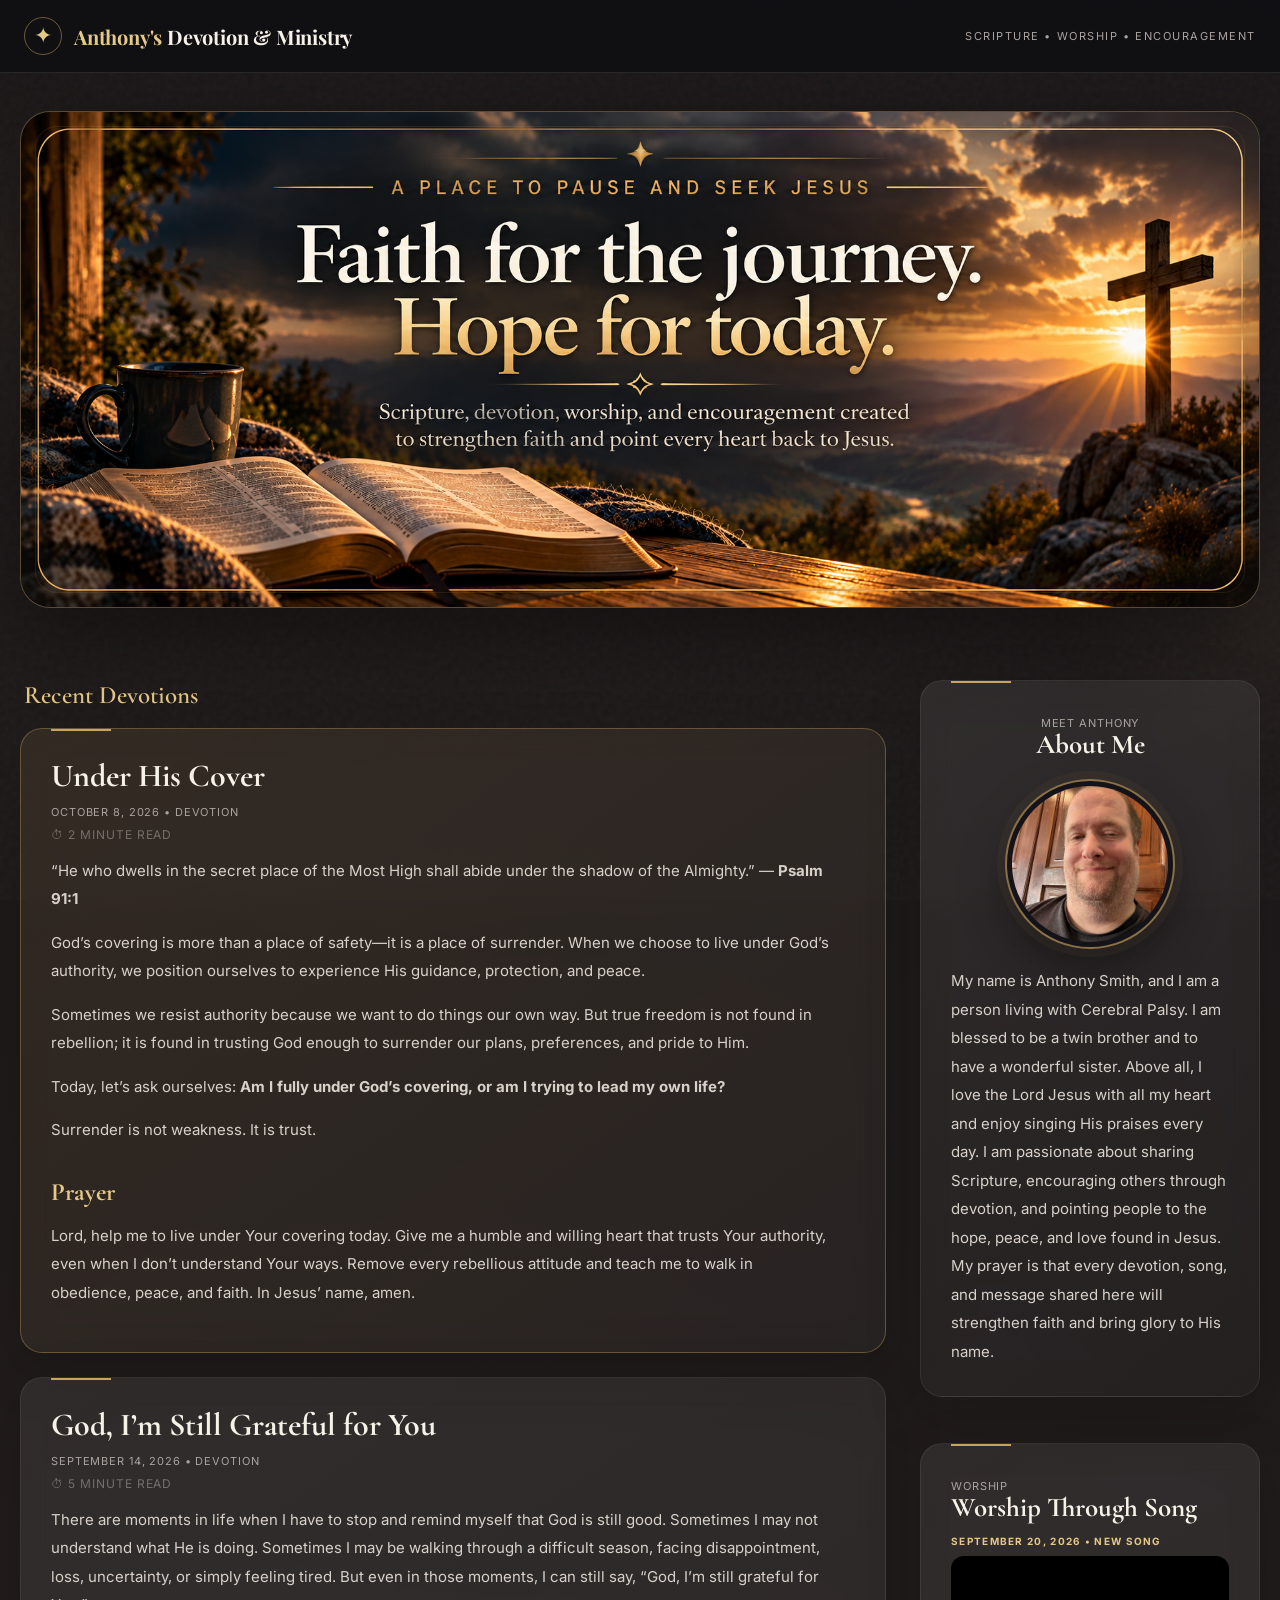
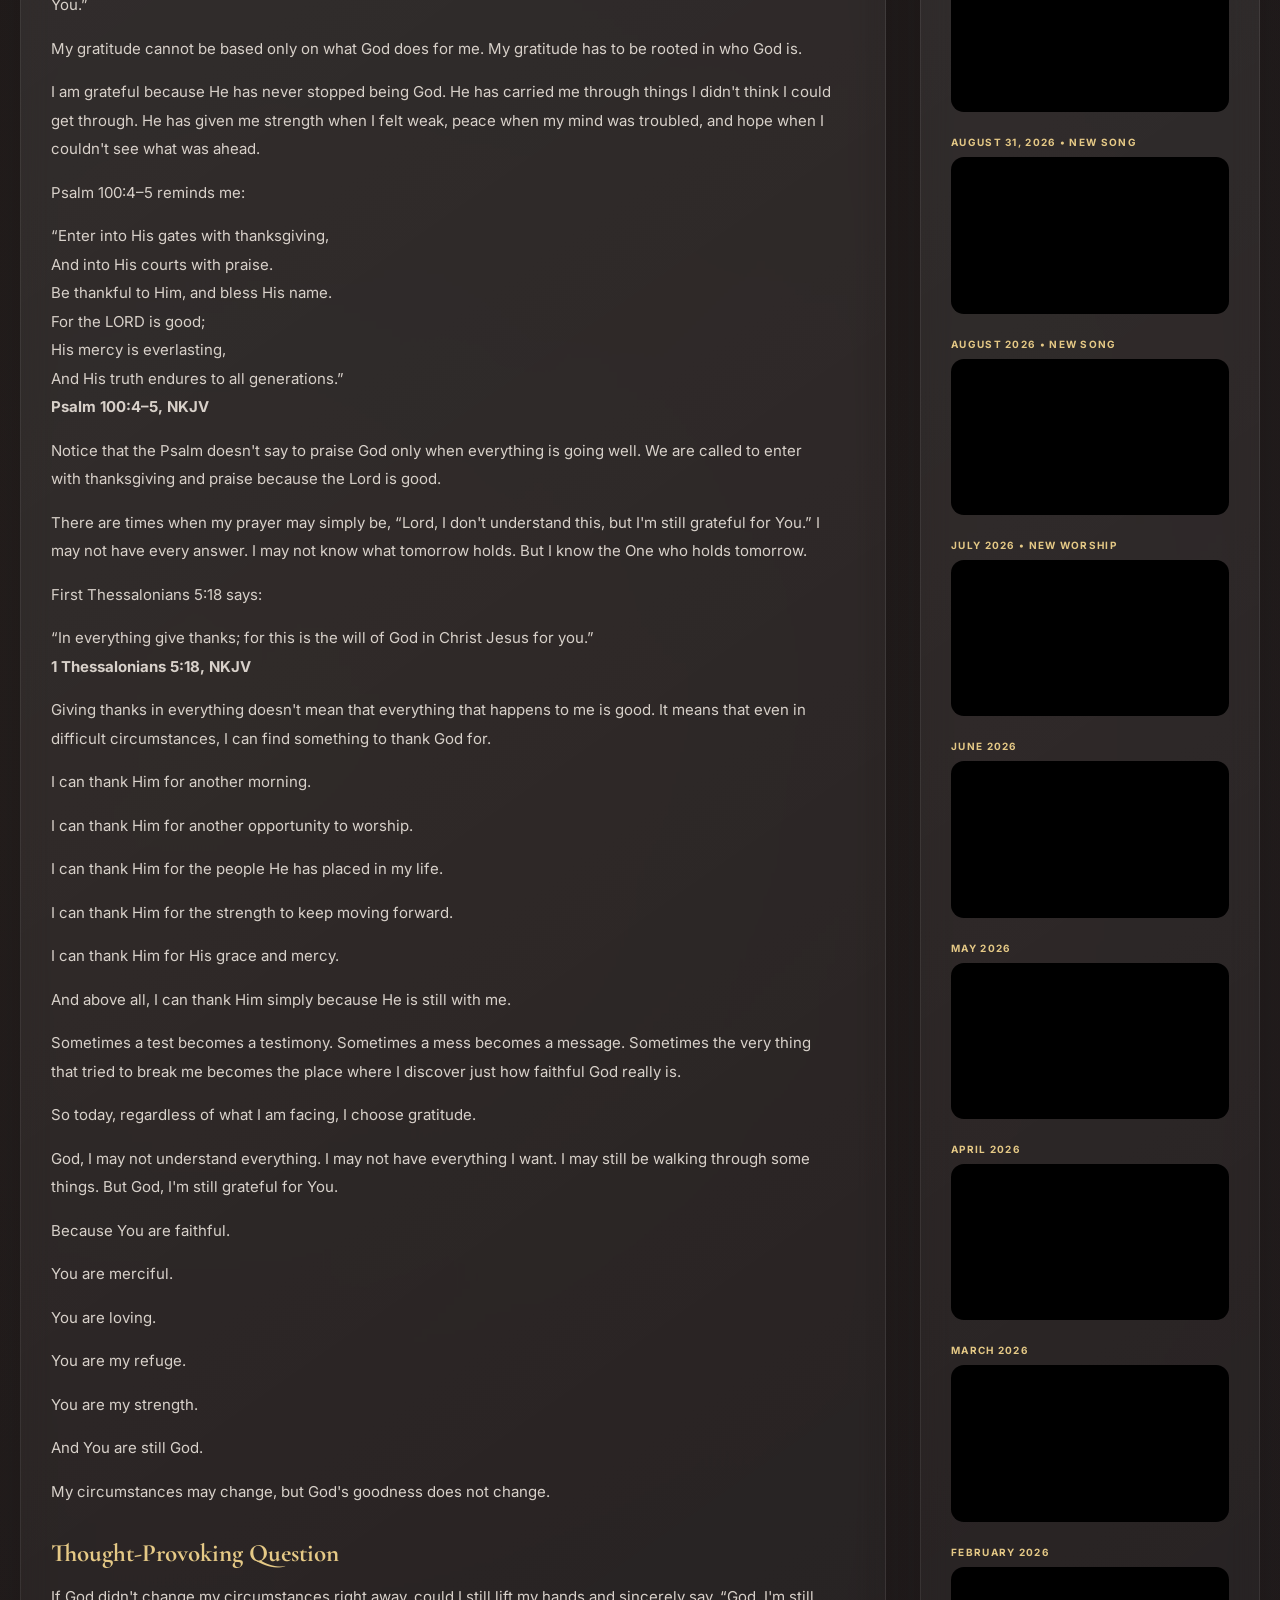
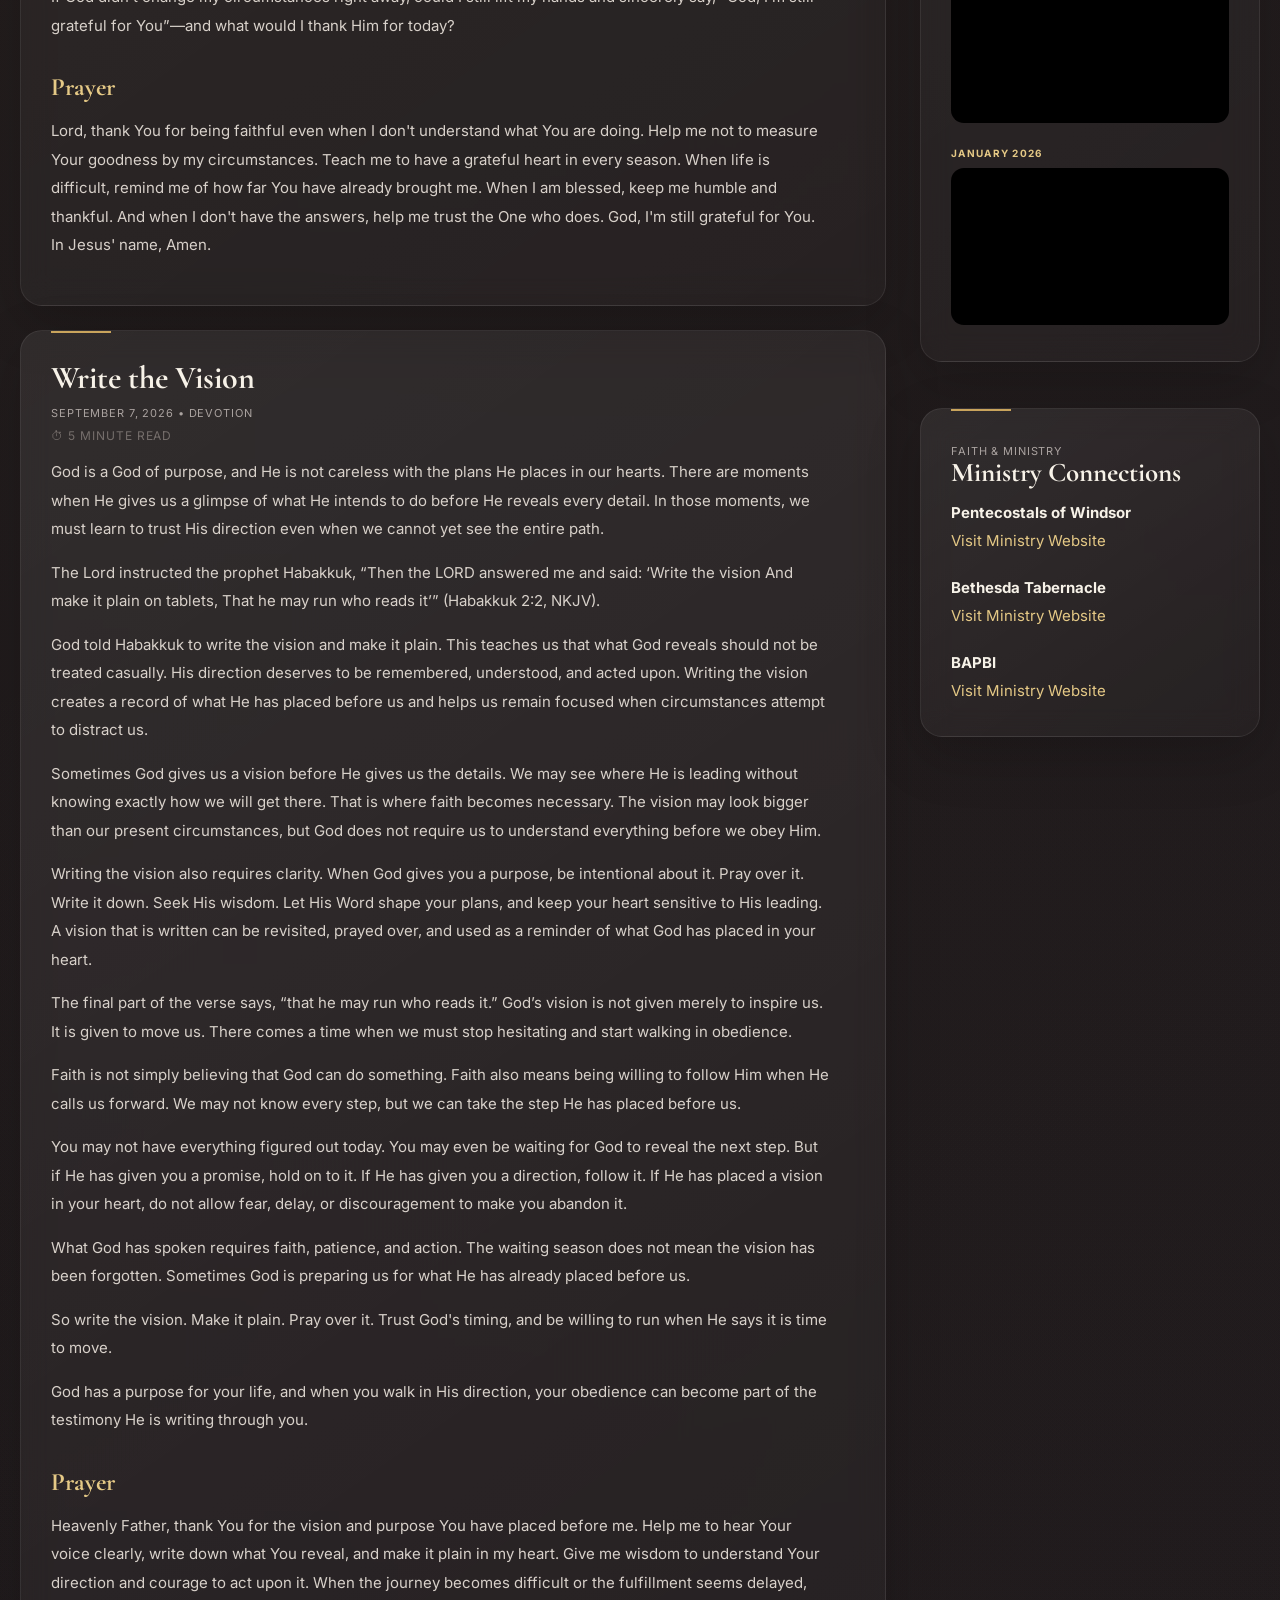
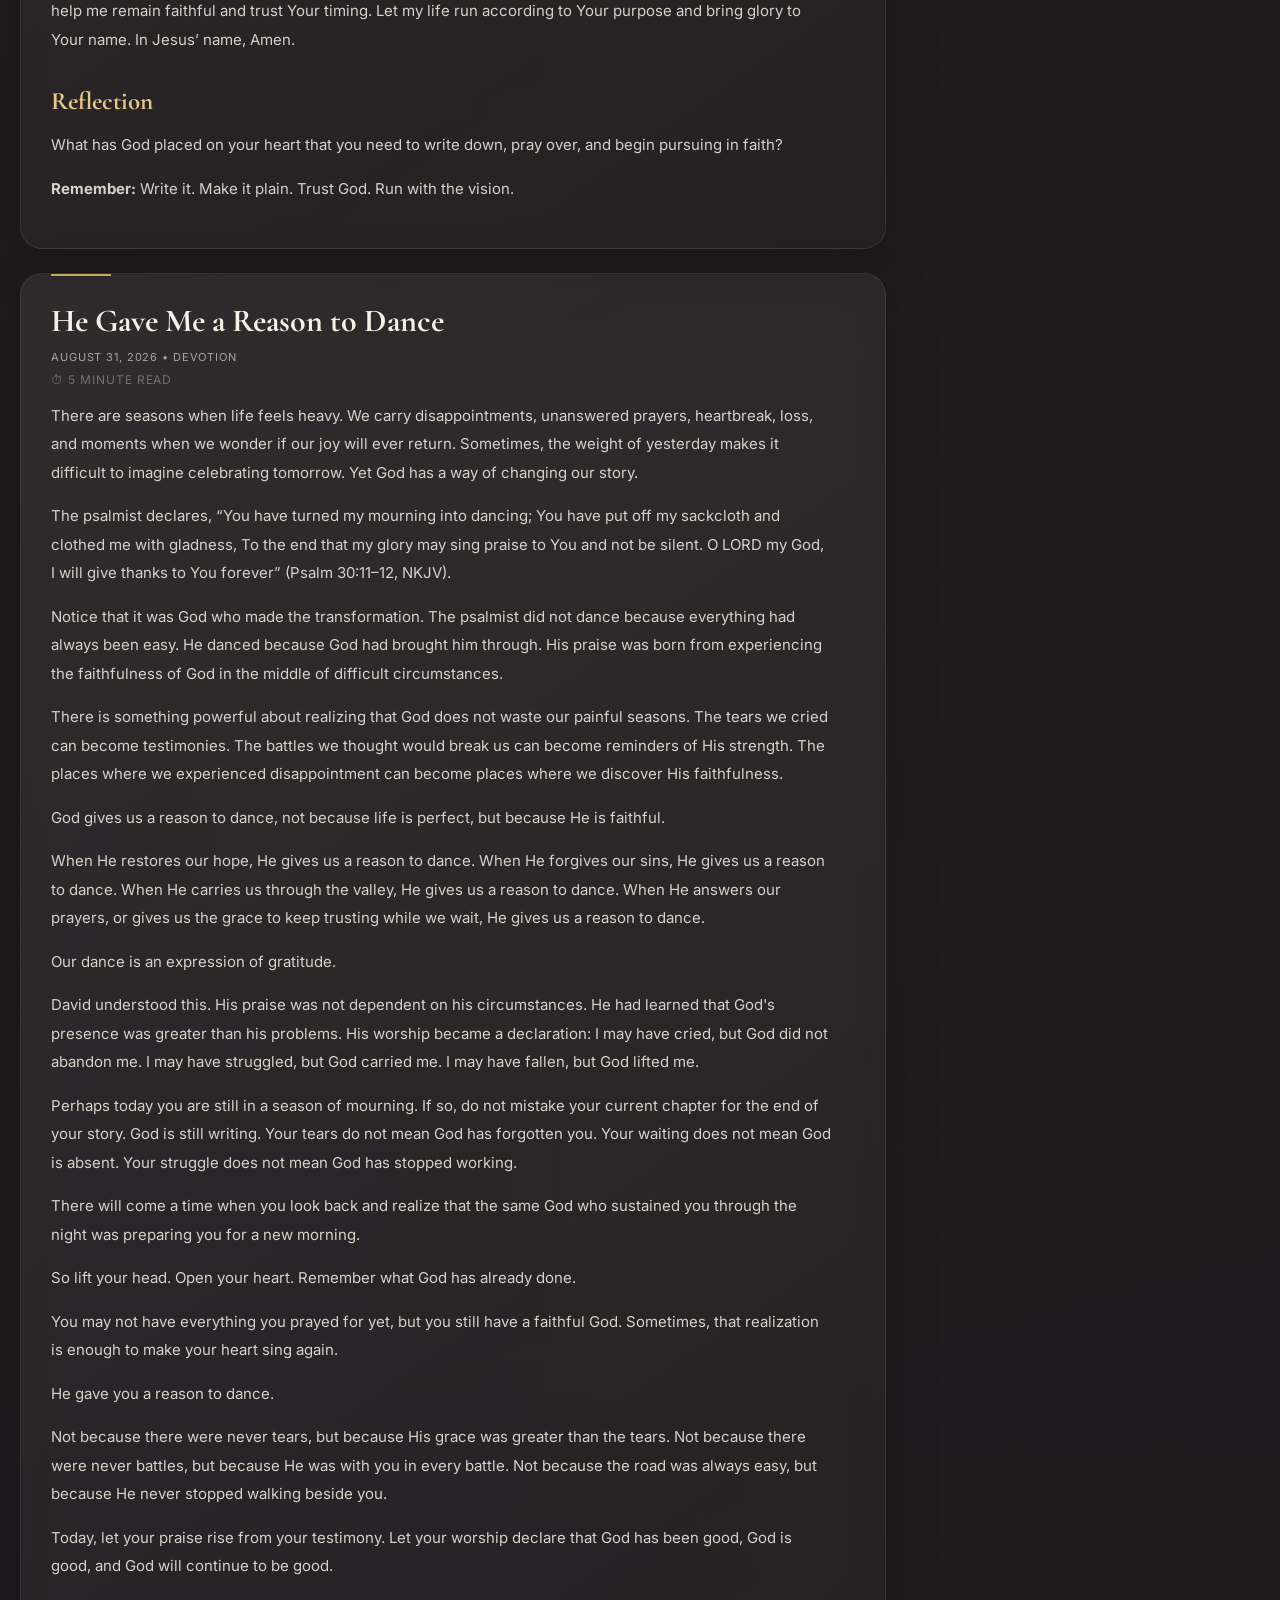
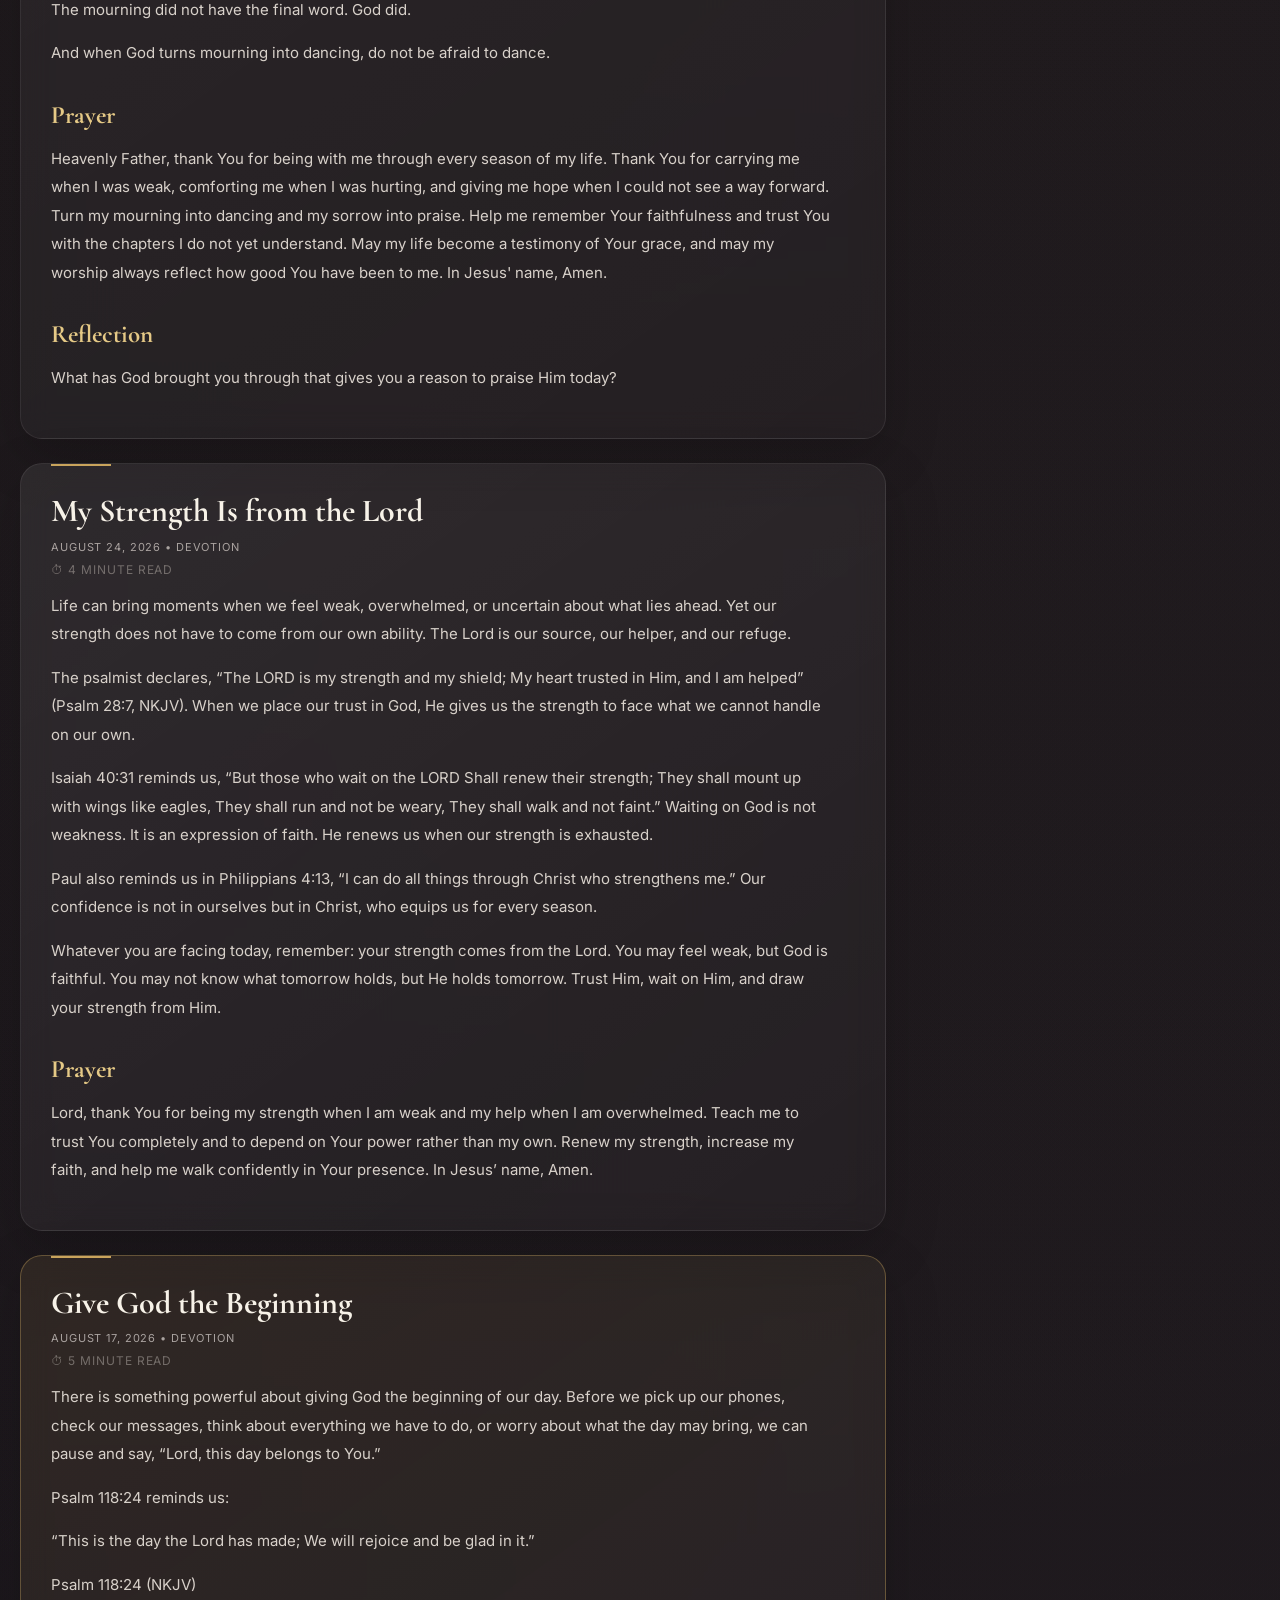
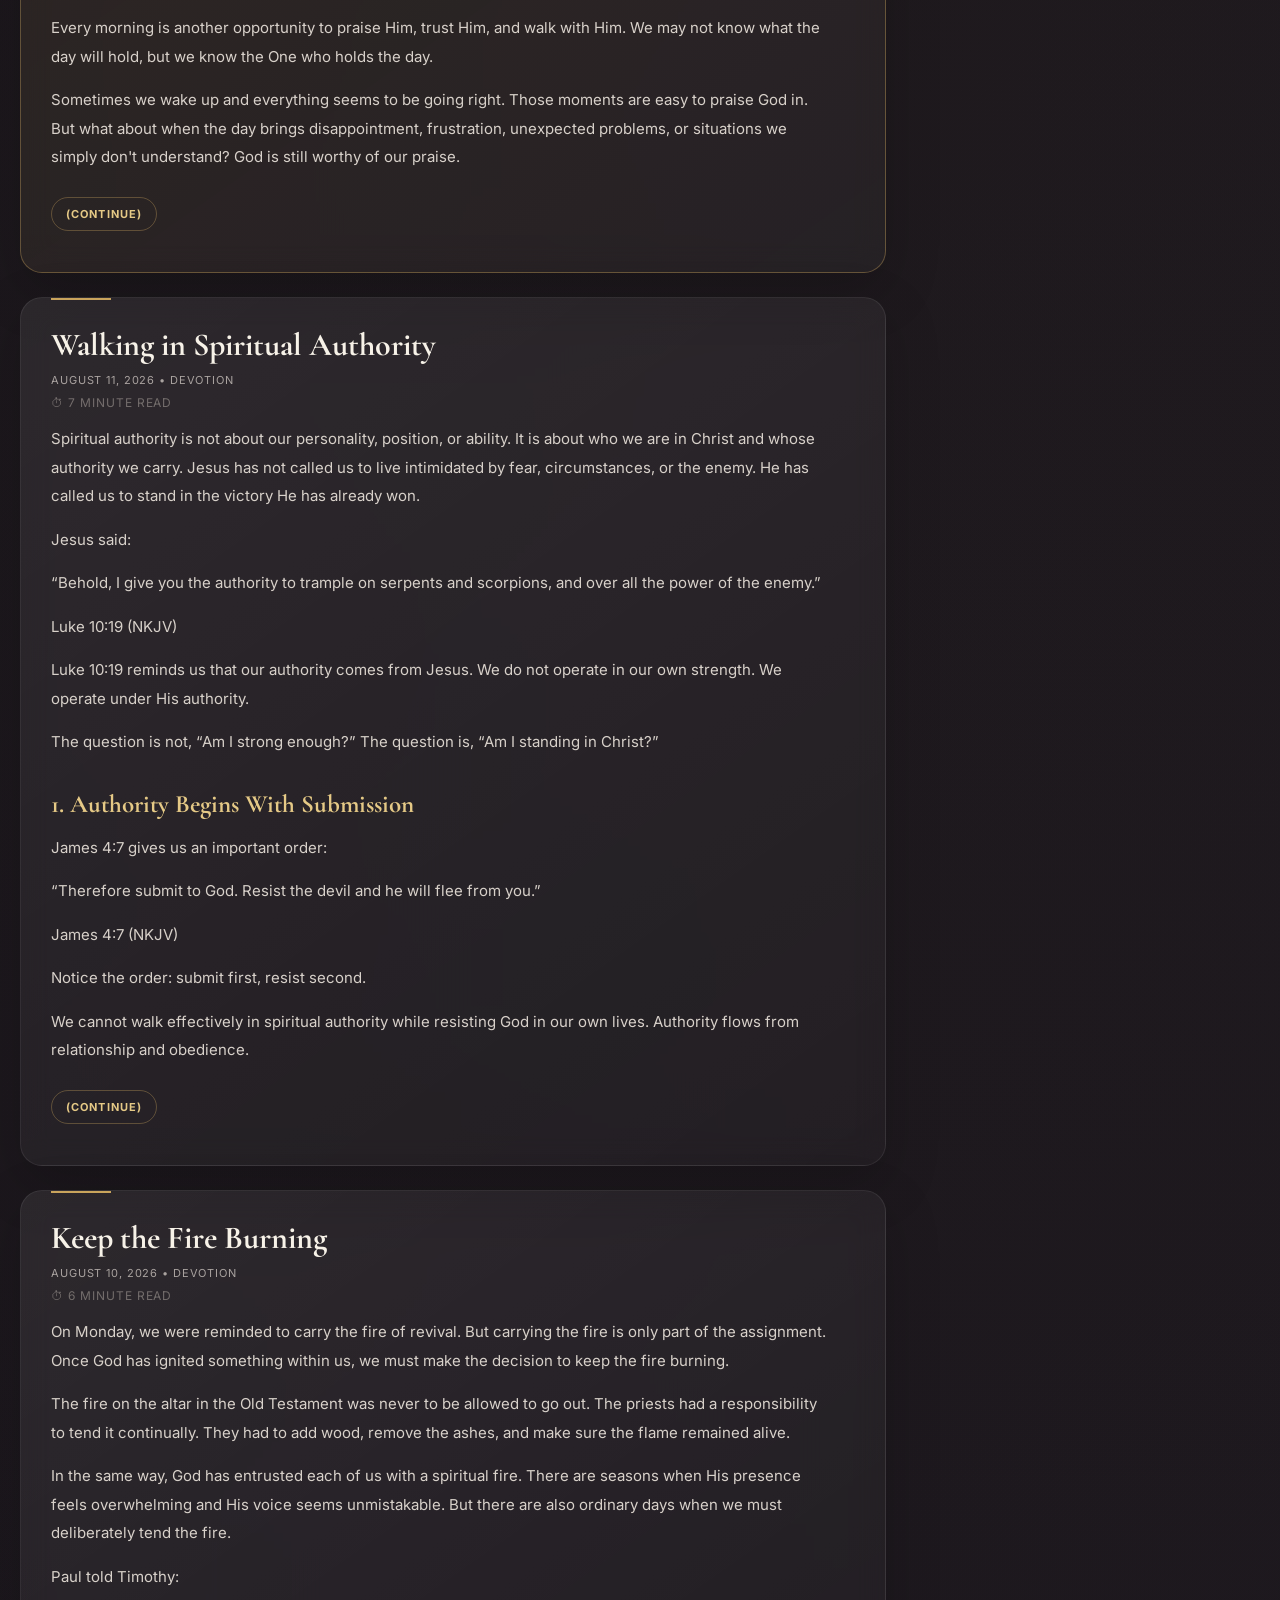
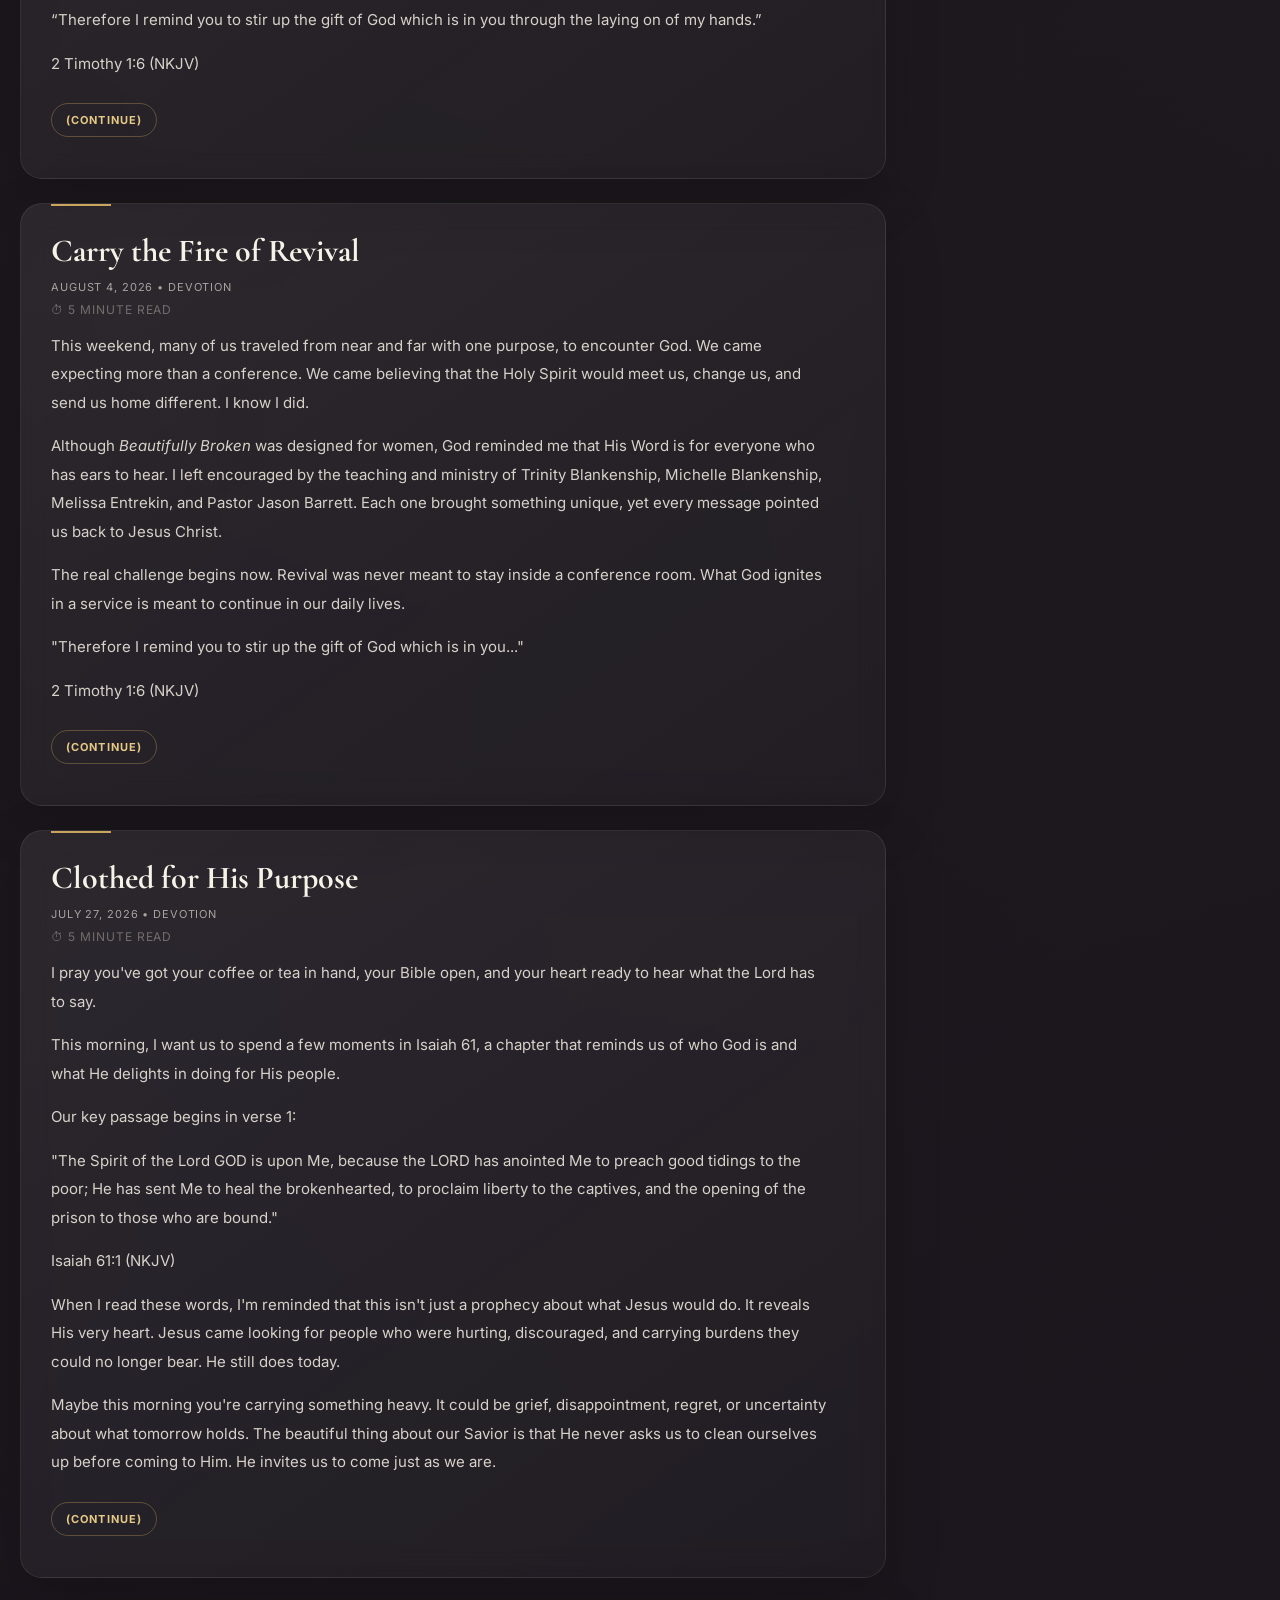
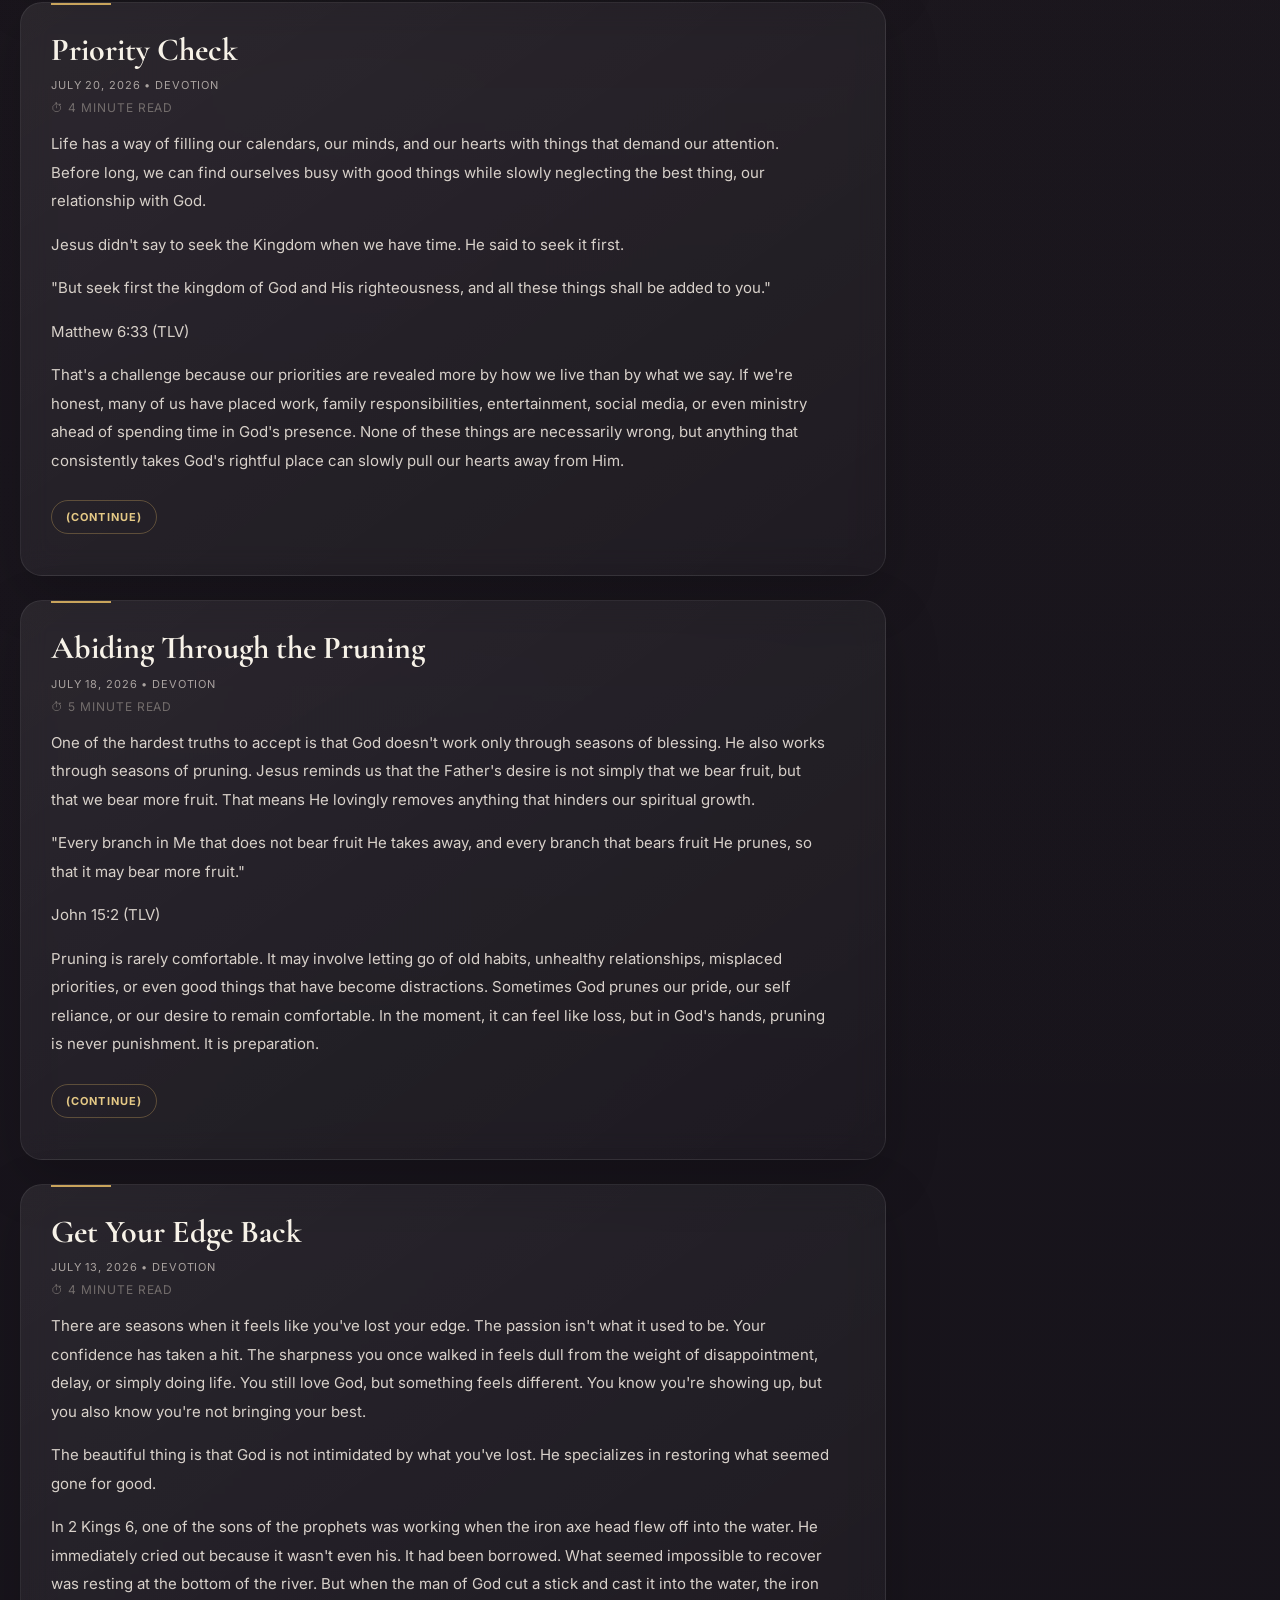
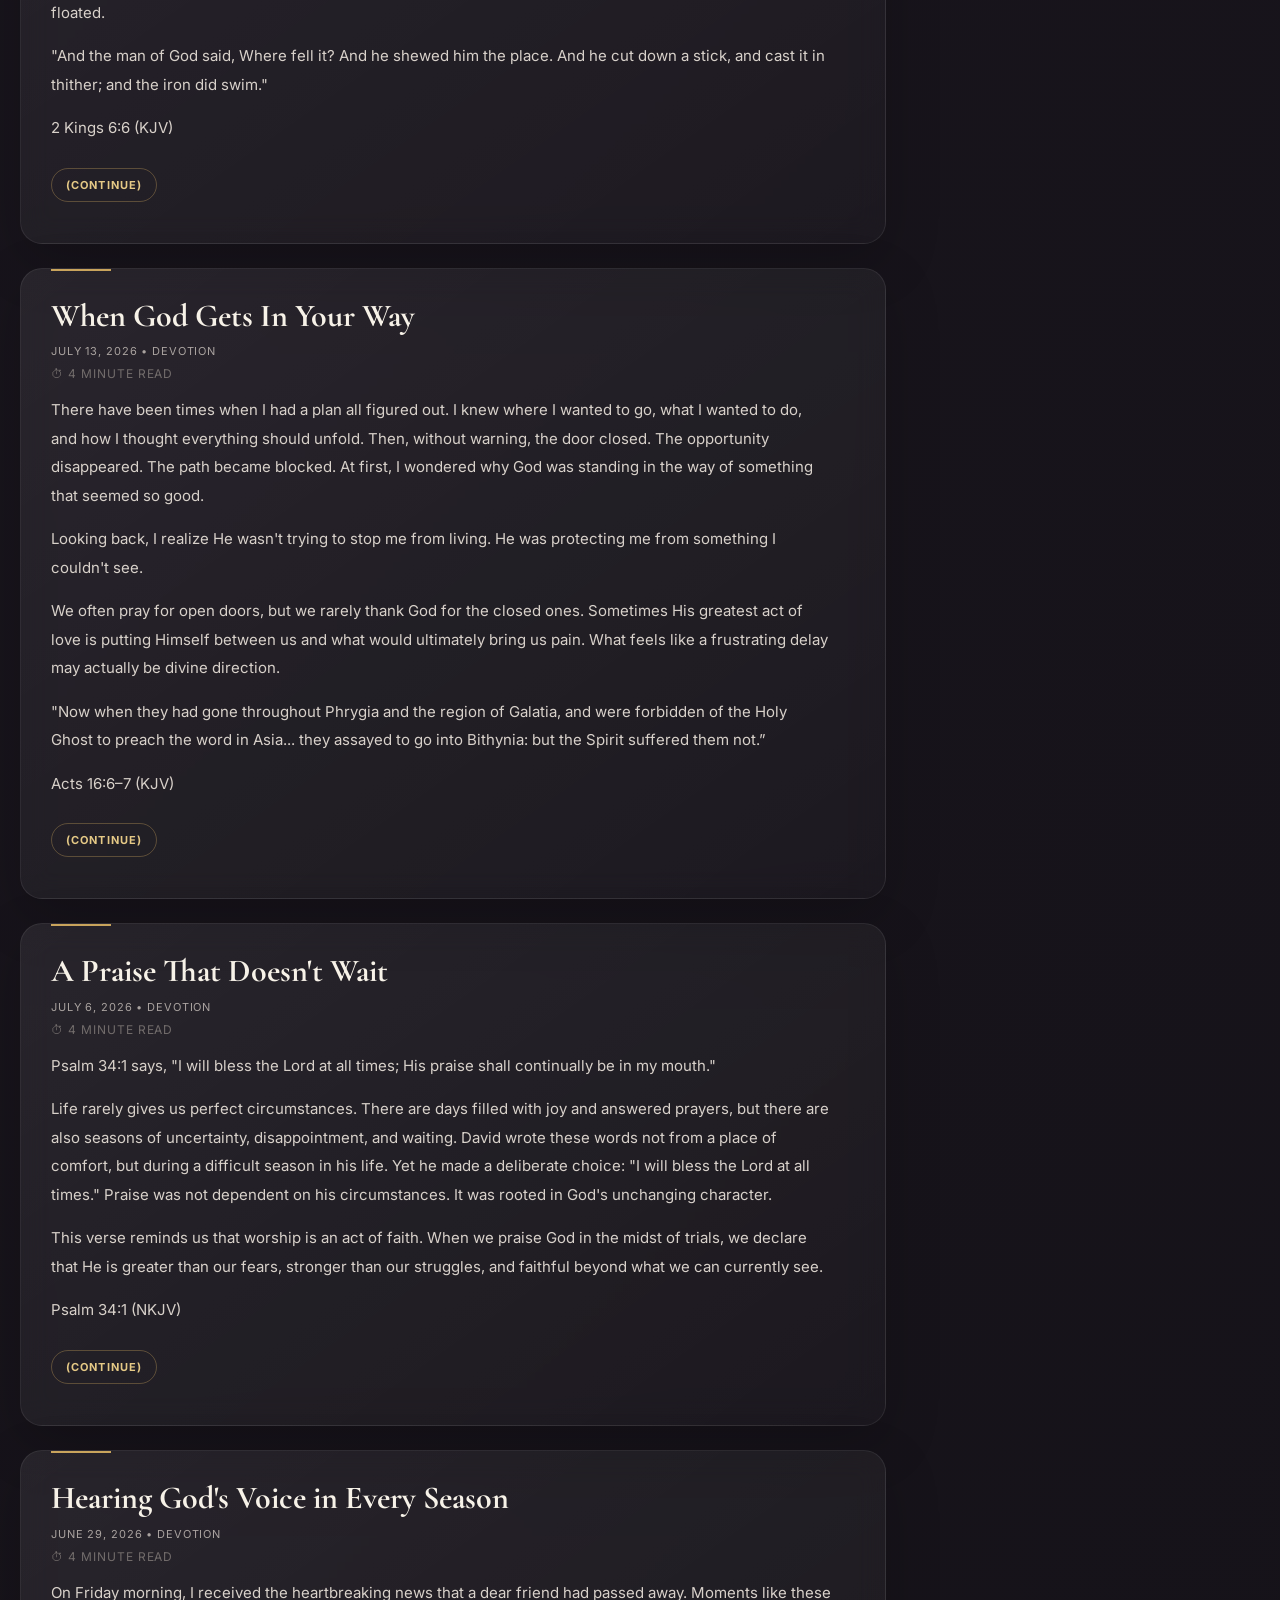
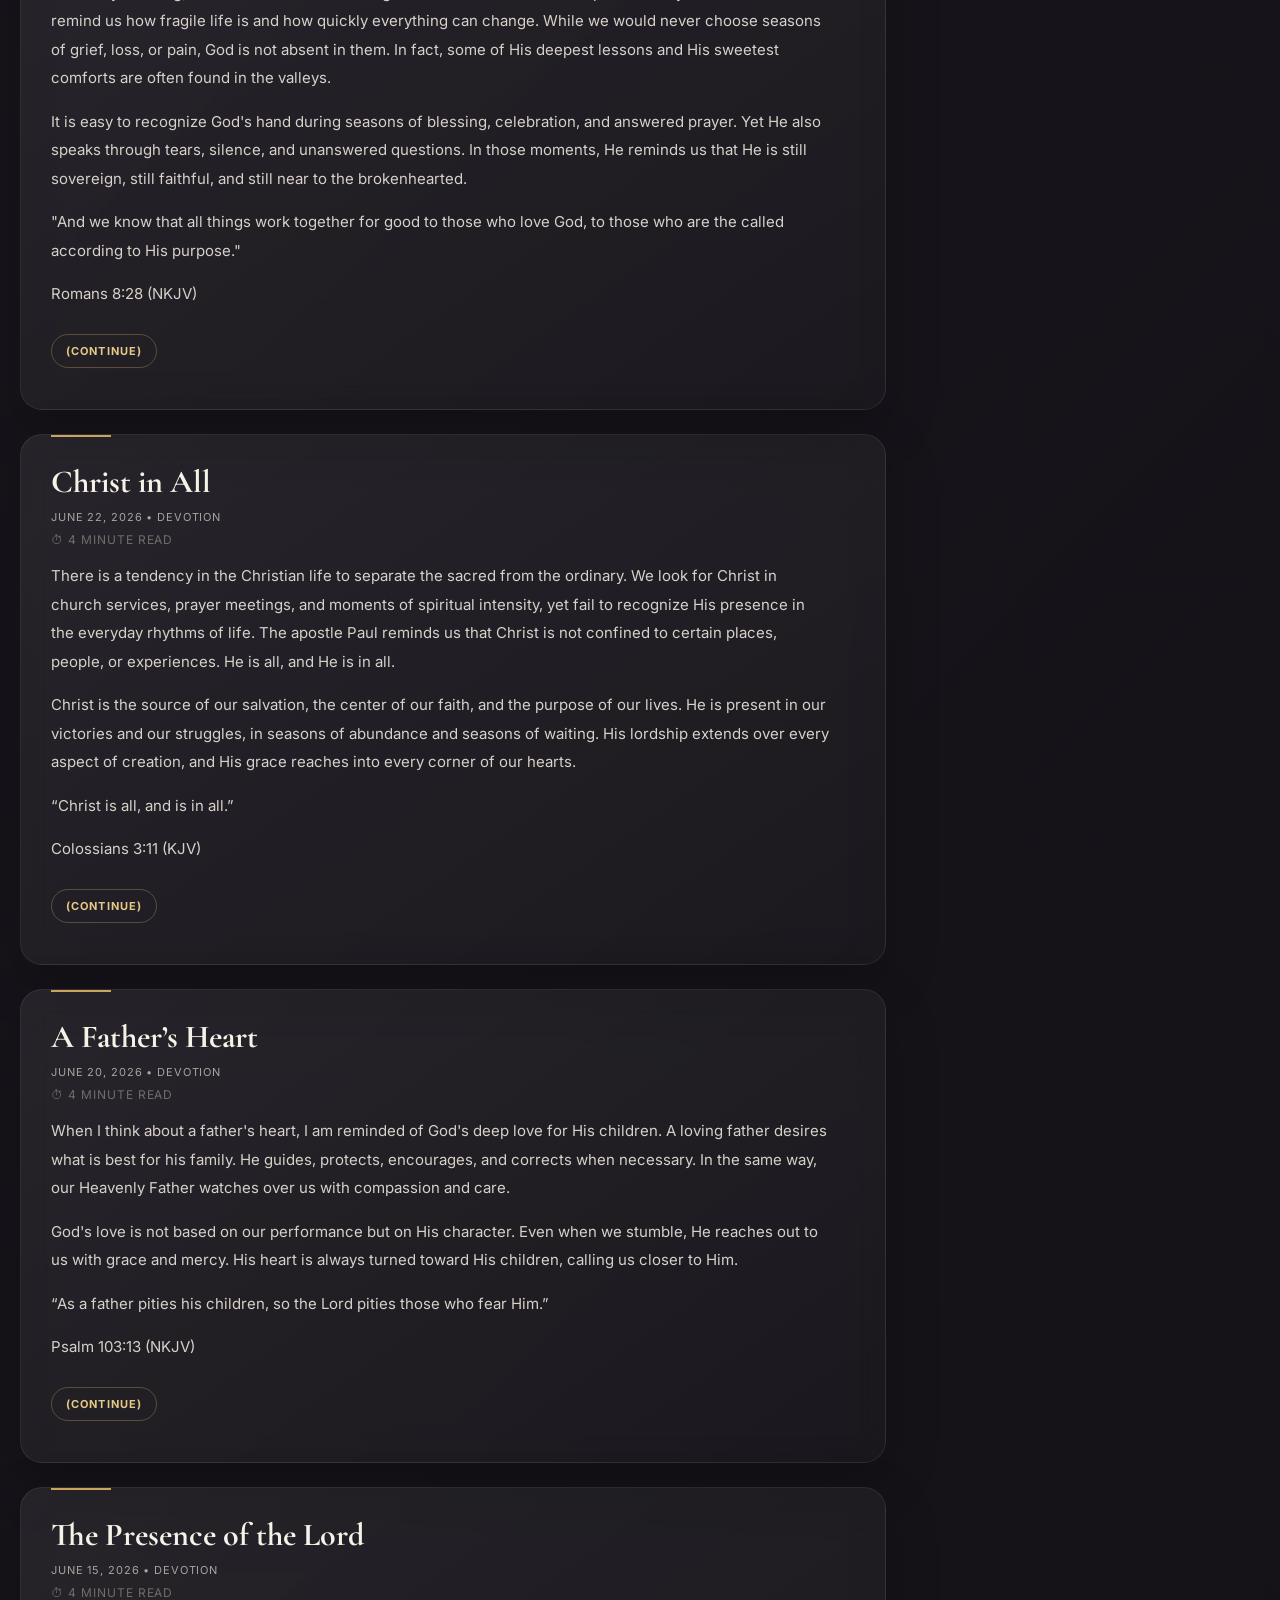
<file: index.html>
<!DOCTYPE html>
<html lang="en">
<head>
<meta charset="UTF-8">
<meta name="viewport" content="width=device-width, initial-scale=1.0">
<meta name="description" content="Anthony's Devotion & Ministry. Scripture, devotion, worship, encouragement, and faith centered on Jesus.">
<title>Anthony's Devotion & Ministry</title>
<link rel="stylesheet" href="styles.css">
</head>
<body>
<div id="progressBar"></div>
<div class="particles" aria-hidden="true"></div>

<nav>
  <div class="navInner">
    <div class="navBrand">
      <div class="navMark" aria-hidden="true">✦</div>
      <h1><span>Anthony's</span> Devotion & Ministry</h1>
    </div>
    <div class="navTag">Scripture • Worship • Encouragement</div>
  </div>
</nav>

<header class="hero" aria-label="Anthony's Devotion & Ministry banner">
  <img
    class="heroBannerImage"
    src="46D2E18C-C4B2-4281-942F-C9E478CE3C65.png"
    alt="A place to pause and seek Jesus. Faith for the journey. Hope for today. Scripture, devotion, worship, and encouragement created to strengthen faith and point every heart back to Jesus."
  >
</header>

<main class="container">
  <section class="posts" aria-label="Recent devotions">
    <h2 class="sectionTitle">Recent Devotions</h2>
    <div id="devotions-container"></div>
  </section>

  <aside class="sidebar">
    <div class="card profile">
      <span class="metaLabel">Meet Anthony</span>
      <h3>About Me</h3>
      <img src="8dc92527b2f627f116f39daf0d504d84.jpeg" alt="Anthony Smith">
      <p>My name is Anthony Smith, and I am a person living with Cerebral Palsy. I am blessed to be a twin brother and to have a wonderful sister. Above all, I love the Lord Jesus with all my heart and enjoy singing His praises every day. I am passionate about sharing Scripture, encouraging others through devotion, and pointing people to the hope, peace, and love found in Jesus. My prayer is that every devotion, song, and message shared here will strengthen faith and bring glory to His name.</p>
    </div>

    <div id="worship-container"></div>

    <div class="card connections">
      <span class="metaLabel">Faith & Ministry</span>
      <h3>Ministry Connections</h3>
      <p><strong>Pentecostals of Windsor</strong><br><a href="https://www.pentecostalsofwindsor.faith/" target="_blank" rel="noopener noreferrer">Visit Ministry Website</a></p>
      <p><strong>Bethesda Tabernacle</strong><br><a href="https://www.mercyforyou.org" target="_blank" rel="noopener noreferrer">Visit Ministry Website</a></p>
      <p><strong>BAPBI</strong><br><a href="https://www.bapbi.net" target="_blank" rel="noopener noreferrer">Visit Ministry Website</a></p>
    </div>
  </aside>
</main>

<footer class="siteFooter">
  <div class="footerInner">
    <div class="footerBrand">Anthony's Devotion & Ministry</div>
    <p class="footerText">Scripture, worship, encouragement, and devotion centered on Jesus.</p>
    <div class="footerLinks">
      <a href="https://brad-hobbswd.github.io/anthony-blog-devotion/">Home</a>
      <a href="https://brad-hobbswd.github.io/brad-hobbswd/">Brad Hobbs Web Design</a>
      <a href="https://www.facebook.com/profile.php?id=61580865290507" target="_blank" rel="noopener noreferrer">Follow on Facebook</a>
    </div>
    <p class="copyright">© <span id="year"></span> Anthony's Devotion & Ministry</p>
    <p class="credit">Designed by Brad Hobbs Web Design</p>
  </div>
</footer>

<script>
document.getElementById('year').textContent = new Date().getFullYear();

function toggle(id, el) {
  const full = document.getElementById(id);
  if (full.style.display === 'none' || full.style.display === '') {
    full.style.display = 'block';
    el.innerText = '(Hide)';
  } else {
    full.style.display = 'none';
    el.innerText = '(Continue)';
  }
}

window.addEventListener('scroll', () => {
  const winScroll = document.body.scrollTop || document.documentElement.scrollTop;
  const height = document.documentElement.scrollHeight - document.documentElement.clientHeight;
  const scrolled = height > 0 ? (winScroll / height) * 100 : 0;
  document.getElementById('progressBar').style.width = scrolled + '%';
});

fetch('latest-devotion.html')
  .then(response => response.text())
  .then(html => { document.getElementById('devotions-container').innerHTML = html; })
  .then(() => fetch('devotions.html'))
  .then(response => response.text())
  .then(html => { document.getElementById('devotions-container').insertAdjacentHTML('beforeend', html); })
  .catch(error => console.error('Error loading devotions:', error));

fetch('worship.html')
  .then(response => response.text())
  .then(html => { document.getElementById('worship-container').innerHTML = html; })
  .catch(error => console.error('Error loading worship:', error));
</script>
</body>
</html>
</file>
<file: styles.css>
/* =========================================================
   ANTHONY'S DEVOTION & MINISTRY
   Main Stylesheet
   ========================================================= */


/* =========================================================
   GOOGLE FONTS
   ========================================================= */

@import url('https://fonts.googleapis.com/css2?family=Cormorant+Garamond:wght@500;600;700&family=Inter:wght@400;500;600;700&family=Playfair+Display:wght@600;700&display=swap');


/* =========================================================
   COLOR VARIABLES & GLOBAL SETTINGS
   ========================================================= */

:root {
    --ink: #15131a;
    --ink-soft: #211d27;

    --cream: #f7f2e8;
    --cream-soft: #eee7da;

    --gold: #c9a45c;
    --gold-light: #e5c986;

    --muted: #aaa3a0;
    --white: #fff;

    --line: rgba(255, 255, 255, .10);

    --shadow: 0 24px 70px rgba(0, 0, 0, .28);

    --radius: 22px;
}


/* =========================================================
   GLOBAL RESET
   ========================================================= */

* {
    box-sizing: border-box;
}

html {
    scroll-behavior: smooth;
}


/* =========================================================
   BODY
   ========================================================= */

body {
    margin: 0;
    color: var(--cream);
    font-family: Inter, sans-serif;

    background:
        radial-gradient(
            circle at 15% 10%,
            rgba(201, 164, 92, .10),
            transparent 28%
        ),
        radial-gradient(
            circle at 85% 35%,
            rgba(201, 164, 92, .045),
            transparent 30%
        ),
        linear-gradient(
            135deg,
            #100e14 0%,
            #19151d 48%,
            #0f0e12 100%
        );

    min-height: 100vh;
}


/* =========================================================
   BODY TEXTURE
   ========================================================= */

body::before {
    content: "";

    position: fixed;
    inset: 0;

    pointer-events: none;

    opacity: .045;

    background-image: url(
        "data:image/svg+xml,%3Csvg viewBox='0 0 180 180' xmlns='http://www.w3.org/2000/svg'%3E%3Cfilter id='n'%3E%3CfeTurbulence type='fractalNoise' baseFrequency='.8' numOctaves='4' stitchTiles='stitch'/%3E%3C/filter%3E%3Crect width='100%25' height='100%25' filter='url(%23n)' opacity='.8'/%3E%3C/svg%3E"
    );

    z-index: -1;
}


/* =========================================================
   TEXT SELECTION
   ========================================================= */

::selection {
    background: var(--gold);
    color: var(--ink);
}


/* =========================================================
   LINKS
   ========================================================= */

a {
    color: var(--gold-light);
    text-decoration: none;

    transition:
        color .25s ease,
        opacity .25s ease;
}

a:hover {
    color: var(--white);
}


/* =========================================================
   READING PROGRESS BAR
   ========================================================= */

#progressBar {
    position: fixed;

    top: 0;
    left: 0;

    width: 0;
    height: 3px;

    background:
        linear-gradient(
            90deg,
            var(--gold),
            var(--gold-light)
        );

    z-index: 9999;

    box-shadow:
        0 0 18px rgba(201, 164, 92, .55);
}


/* =========================================================
   BACKGROUND PARTICLES
   ========================================================= */

.particles {
    position: fixed;

    inset: 0;

    overflow: hidden;
    pointer-events: none;

    z-index: -1;
}


.particles::before,
.particles::after {
    content: "";

    position: absolute;

    width: 420px;
    height: 420px;

    border-radius: 50%;

    background:
        radial-gradient(
            circle,
            rgba(201, 164, 92, .06),
            transparent 68%
        );

    animation:
        floatGlow 22s infinite ease-in-out;
}


.particles::before {
    top: 8%;
    left: -180px;
}


.particles::after {
    right: -180px;
    bottom: 10%;

    animation-delay: -11s;
}


/* =========================================================
   BACKGROUND PARTICLE ANIMATION
   ========================================================= */

@keyframes floatGlow {

    0%,
    100% {
        transform:
            translate3d(0, 0, 0)
            scale(1);
    }

    50% {
        transform:
            translate3d(90px, -50px, 0)
            scale(1.08);
    }
}


/* =========================================================
   NAVIGATION
   ========================================================= */

nav {
    position: sticky;

    top: 0;

    z-index: 1000;

    padding: 17px 24px;

    background: rgba(15, 14, 18, .86);

    border-bottom:
        1px solid var(--line);

    backdrop-filter: blur(18px);
}


.navInner {
    max-width: 1240px;

    margin: auto;

    display: flex;

    align-items: center;

    justify-content: space-between;

    gap: 20px;
}


.navBrand {
    display: flex;

    align-items: center;

    gap: 12px;
}


.navMark {
    width: 38px;
    height: 38px;

    display: grid;

    place-items: center;

    border:
        1px solid rgba(201, 164, 92, .5);

    border-radius: 50%;

    color: var(--gold-light);

    font-family:
        'Cormorant Garamond',
        serif;

    font-size: 22px;
}


nav h1 {
    margin: 0;

    font-family:
        'Playfair Display',
        serif;

    font-size: 20px;

    letter-spacing: -.01em;
}


nav h1 span {
    color: var(--gold-light);
}


.navTag {
    color: var(--muted);

    font-size: 11px;

    letter-spacing: .14em;

    text-transform: uppercase;
}


/* =========================================================
   HERO / DEVOTIONAL BANNER
   ========================================================= */

.hero {
    position: relative;

    width: min(
        1240px,
        calc(100% - 40px)
    );

    margin: 38px auto 72px;

    overflow: hidden;

    border:
        1px solid rgba(201, 164, 92, .38);

    border-radius: 30px;

    background: var(--ink);

    box-shadow:
        0 28px 80px rgba(0, 0, 0, .38),
        inset 0 0 80px rgba(201, 164, 92, .035);
}

.heroBannerImage {
    display: block;

    width: 100%;
    height: auto;

    border-radius: 29px;

    object-fit: cover;
}


/* =========================================================
   HERO INNER BORDER
   ========================================================= */

.hero::before {
    content: "";

    position: absolute;

    inset: 14px;

    border:
        1px solid rgba(201, 164, 92, .13);

    border-radius: 22px;

    pointer-events: none;

    z-index: 2;
}


/* =========================================================
   HERO DECORATIVE STAR
   ========================================================= */

.hero::after {
    content: "✦";

    position: absolute;

    top: 28px;
    left: 50%;

    transform:
        translateX(-50%);

    color:
        rgba(229, 201, 134, .65);

    font-size: 18px;

    pointer-events: none;

    z-index: 3;
}


/* =========================================================
   HERO EYEBROW
   ========================================================= */

.heroEyebrow {
    display: inline-flex;

    align-items: center;

    gap: 12px;

    color: var(--gold-light);

    font-size: 11px;

    font-weight: 700;

    letter-spacing: .22em;

    text-transform: uppercase;
}


.heroEyebrow::before,
.heroEyebrow::after {
    content: "";

    width: 34px;
    height: 1px;

    background:
        rgba(201, 164, 92, .6);
}


/* =========================================================
   HERO MAIN HEADING
   ========================================================= */

.hero h2 {
    position: relative;

    z-index: 1;

    max-width: 850px;

    margin: 18px auto 18px;

    font-family:
        'Cormorant Garamond',
        serif;

    font-size:
        clamp(
            46px,
            7vw,
            78px
        );

    line-height: .95;

    font-weight: 600;

    letter-spacing: -.025em;
}


.hero h2 span {
    color: var(--gold-light);
}


/* =========================================================
   HERO DESCRIPTION
   ========================================================= */

.hero p {
    position: relative;

    z-index: 1;

    max-width: 680px;

    margin: 0 auto;

    color: #d8d1ca;

    font-size: 15px;

    line-height: 1.9;

    text-shadow:
        0 1px 14px rgba(0, 0, 0, .35);
}


/* =========================================================
   HERO DIVIDER
   ========================================================= */

.heroRule {
    position: relative;

    z-index: 1;

    width: 110px;
    height: 1px;

    margin: 30px auto 0;

    background:
        linear-gradient(
            90deg,
            transparent,
            var(--gold),
            transparent
        );

    opacity: .85;
}


/* =========================================================
   MAIN CONTENT CONTAINER
   ========================================================= */

.container {
    width: min(
        1240px,
        calc(100% - 40px)
    );

    margin: auto;

    display: grid;

    grid-template-columns:
        minmax(0, 1fr)
        340px;

    gap: 34px;

    align-items: start;
}


/* =========================================================
   POSTS
   ========================================================= */

.posts {
    min-width: 0;
}


.posts::before {
    display: none;
}


/* =========================================================
   SIDEBAR
   ========================================================= */

.sidebar {
    display: flex;

    flex-direction: column;

    gap: 22px;

    position: sticky;

    top: 86px;
}


/* =========================================================
   SECTION TITLE
   ========================================================= */

.sectionTitle {
    margin: 0 0 18px 4px;

    color: var(--gold-light);

    font-family:
        'Cormorant Garamond',
        serif;

    font-size: 25px;

    font-weight: 600;

    line-height: 1.2;
}


/* =========================================================
   POSTS & CARDS
   ========================================================= */

.post,
.card {
    position: relative;

    overflow: hidden;

    padding: 30px;

    margin-bottom: 24px;

    border:
        1px solid rgba(255, 255, 255, .08);

    border-radius: var(--radius);

    background:
        linear-gradient(
            145deg,
            rgba(255, 255, 255, .075),
            rgba(255, 255, 255, .025)
        );

    box-shadow:
        0 18px 55px rgba(0, 0, 0, .18);

    backdrop-filter: blur(14px);
}


/* =========================================================
   CARD TOP GOLD ACCENT
   ========================================================= */

.post::before,
.card::before {
    content: "";

    position: absolute;

    top: 0;
    left: 30px;

    width: 60px;
    height: 2px;

    background: var(--gold);
}


/* =========================================================
   CARD HOVER EFFECT
   ========================================================= */

.post:hover,
.card:hover {
    border-color:
        rgba(201, 164, 92, .28);

    box-shadow: var(--shadow);

    transform:
        translateY(-3px);

    transition: .3s ease;
}


/* =========================================================
   FIRST POST HIGHLIGHT
   ========================================================= */

.post:first-child {
    border-color:
        rgba(201, 164, 92, .38);

    background:
        linear-gradient(
            145deg,
            rgba(201, 164, 92, .11),
            rgba(255, 255, 255, .035)
        );
}


/* =========================================================
   POST & CARD HEADINGS
   ========================================================= */

.post h3,
.card h3 {
    margin: 0 0 12px;

    color: var(--cream);

    font-family:
        'Cormorant Garamond',
        serif;

    font-size: 32px;

    line-height: 1.05;
}


.card h3 {
    font-size: 27px;
}


/* =========================================================
   META INFORMATION
   ========================================================= */

.date,
.readTime,
.metaLabel {
    color: var(--muted);

    font-size: 11px;

    letter-spacing: .08em;

    text-transform: uppercase;
}


.date {
    margin: 0 0 8px;
}


.readTime {
    margin: 0 0 22px;

    color: #928b87 !important;
}


/* =========================================================
   POST CONTENT
   ========================================================= */

.post-content {
    max-width: 780px;
}


.post-content p,
.profile p,
.card p {
    color: #d8d1ca;

    font-size: 15px;

    line-height: 1.9;
}


.post-content h4 {
    margin: 32px 0 14px;

    color: var(--gold-light);

    font-family:
        'Cormorant Garamond',
        serif;

    font-size: 25px;

    text-align: left;
}


/* =========================================================
   TOGGLE / CONTINUE BUTTON
   ========================================================= */

.toggle {
    display: inline-block;

    margin-top: 10px;

    padding: 9px 14px;

    border:
        1px solid rgba(201, 164, 92, .35);

    border-radius: 999px;

    color: var(--gold-light);

    font-size: 11px;

    font-weight: 700;

    letter-spacing: .1em;

    text-transform: uppercase;

    cursor: pointer;
}


.toggle:hover {
    background:
        rgba(201, 164, 92, .1);
}


/* =========================================================
   PROFILE CARD
   ========================================================= */

.profile {
    text-align: center;
}


/* =========================================================
   PROFILE IMAGE
   ========================================================= */

.profile img {
    width: 170px;
    height: 170px;

    object-fit: cover;

    display: block;

    margin: 20px auto 18px;

    border-radius: 50%;

    border:
        2px solid rgba(201, 164, 92, .65);

    padding: 5px;

    background: var(--ink);

    box-shadow:
        0 0 0 8px rgba(201, 164, 92, .05),
        0 20px 45px rgba(0, 0, 0, .35);
}


.profile p {
    text-align: left;

    margin-bottom: 0;
}


/* =========================================================
   WORSHIP SECTION
   ========================================================= */

.worshipGrid {
    display: grid;

    grid-template-columns: 1fr;

    gap: 18px;
}


.worshipItem {
    margin-bottom: 6px;
}


.worshipDate {
    display: block;

    margin: 0 0 9px;

    color: var(--gold-light);

    font-size: 10px;

    font-weight: 700;

    letter-spacing: .13em;

    text-transform: uppercase;
}


/* =========================================================
   VIDEO / IFRAME
   ========================================================= */

iframe {
    display: block;

    width: 100%;

    aspect-ratio: 16 / 9;

    height: auto;

    border: 0;

    border-radius: 13px;

    background: #000;
}


/* =========================================================
   MINISTRY CONNECTIONS
   ========================================================= */

.connections p {
    margin: 0 0 18px;
}


.connections p:last-child {
    margin-bottom: 0;
}


.connections strong {
    color: var(--cream);
}


/* =========================================================
   FOOTER
   ========================================================= */

.siteFooter {
    margin-top: 90px;

    padding: 70px 24px 45px;

    text-align: center;

    border-top:
        1px solid var(--line);

    background:
        rgba(7, 7, 9, .72);
}


.footerInner {
    max-width: 900px;

    margin: auto;
}


.footerBrand {
    color: var(--cream);

    font-family:
        'Cormorant Garamond',
        serif;

    font-size: 38px;

    font-weight: 600;
}


.footerText {
    max-width: 600px;

    margin: 10px auto 28px;

    color: var(--muted);

    line-height: 1.8;
}


.footerLinks {
    display: flex;

    justify-content: center;

    gap: 26px;

    flex-wrap: wrap;

    margin-bottom: 30px;
}


.footerLinks a {
    font-size: 12px;

    font-weight: 700;

    letter-spacing: .08em;

    text-transform: uppercase;
}


.copyright,
.credit {
    margin: 8px 0 0;

    color: #777174;

    font-size: 11px;
}


/* =========================================================
   TABLET RESPONSIVE DESIGN
   ========================================================= */

@media (max-width: 950px) {

    .container {
        grid-template-columns: 1fr;
    }

    .sidebar {
        position: static;
    }

}


/* =========================================================
   MOBILE RESPONSIVE DESIGN
   ========================================================= */

@media (max-width: 650px) {

    /* Navigation */
    nav {
        padding: 14px 16px;
    }

    .navInner {
        justify-content: center;
    }

    .navTag {
        display: none;
    }

    nav h1 {
        font-size: 18px;
    }


    /* Hero */
    .hero {
        width: min(
            calc(100% - 24px),
            1240px
        );

        min-height: 0;

        margin: 24px auto 50px;

        padding: 0;

        border-radius: 22px;
    }

    .heroBannerImage {
        border-radius: 21px;
    }


    .hero::before {
        inset: 10px;

        border-radius: 16px;
    }


    .hero h2 {
        font-size: 49px;
    }


    .hero p {
        font-size: 14px;

        line-height: 1.8;
    }


    /* Main container */
    .container {
        width: min(
            calc(100% - 24px),
            1240px
        );
    }


    /* Cards */
    .post,
    .card {
        padding: 24px 20px;

        border-radius: 18px;
    }


    .post::before,
    .card::before {
        left: 20px;
    }


    .post h3 {
        font-size: 29px;
    }


    /* Footer */
    .footerBrand {
        font-size: 31px;
    }


    .footerLinks {
        flex-direction: column;

        gap: 13px;
    }

}


/* =========================================================
   REDUCED MOTION ACCESSIBILITY
   ========================================================= */

@media (prefers-reduced-motion: reduce) {

    html {
        scroll-behavior: auto;
    }

    *,
    *::before,
    *::after {
        animation-duration: .01ms !important;

        transition-duration: .01ms !important;
    }

}
</file>
